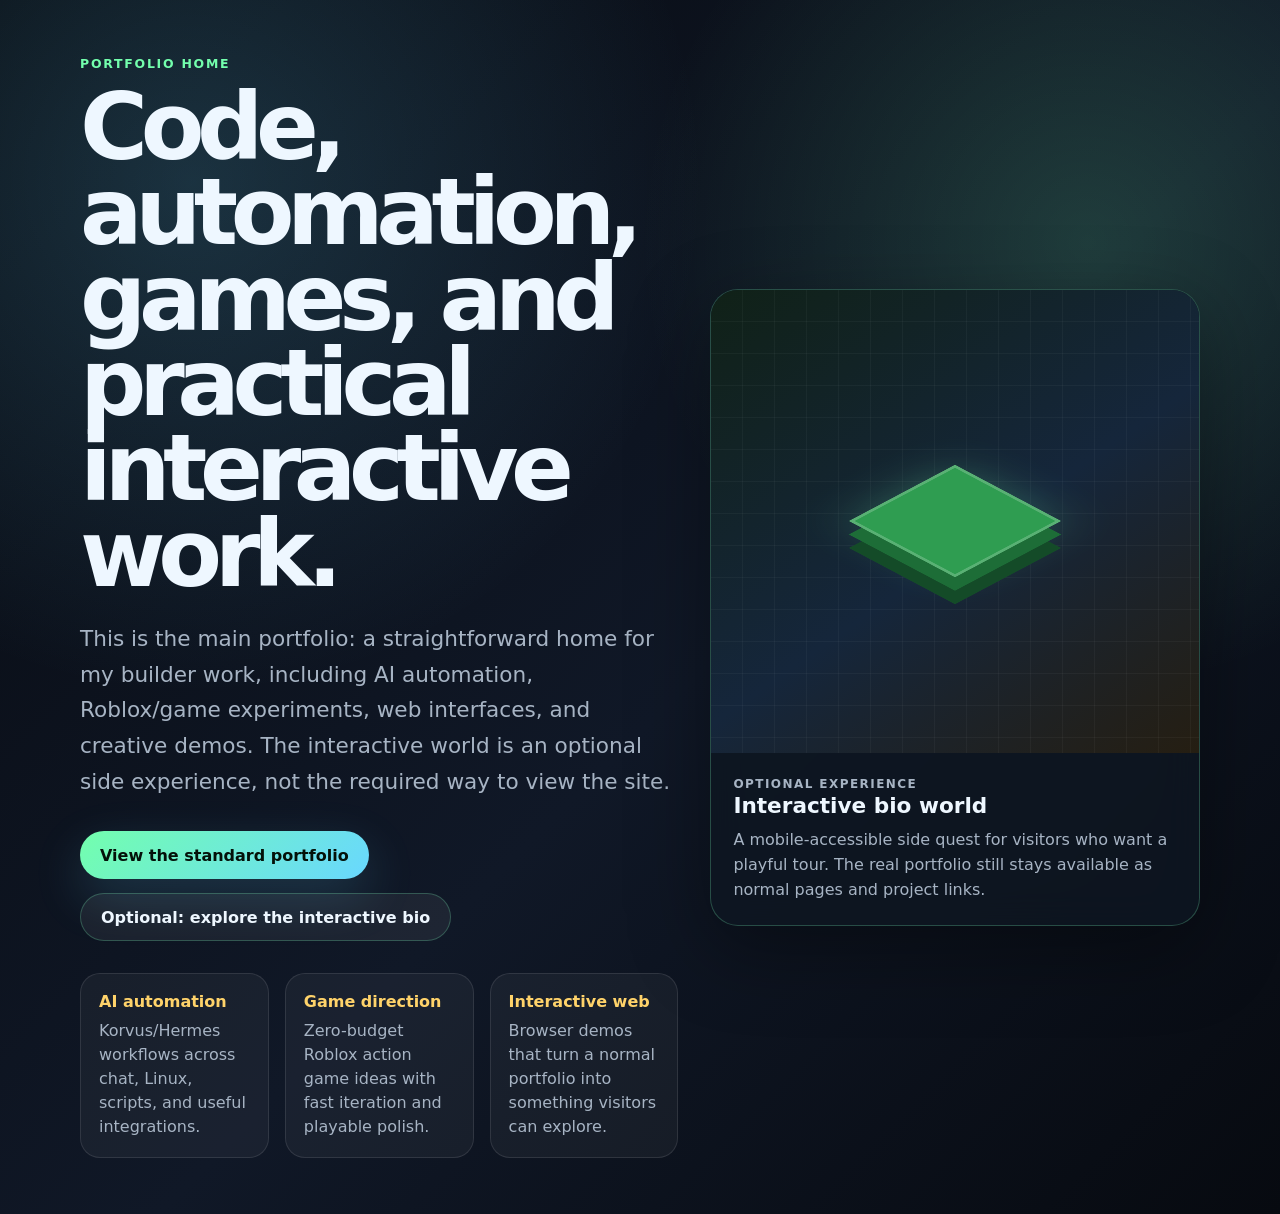
<file: index.html>
<!doctype html>
<html lang="en">
<head>
  <meta charset="utf-8" />
  <meta name="viewport" content="width=device-width, initial-scale=1" />
  <title>Keshawn's Portfolio Lab</title>
  <meta name="description" content="A living portfolio lab for coding, AI automation, game ideas, and interactive web experiments." />
  <style>
    :root {
      color-scheme: dark;
      --bg: #090c13;
      --panel: rgba(14, 22, 34, 0.82);
      --line: rgba(125, 255, 188, 0.24);
      --text: #eef7ff;
      --muted: #a7b4c4;
      --green: #73ffad;
      --cyan: #69d7ff;
      --gold: #ffd36a;
      font-family: Inter, ui-sans-serif, system-ui, -apple-system, BlinkMacSystemFont, "Segoe UI", sans-serif;
    }

    * { box-sizing: border-box; }

    body {
      margin: 0;
      min-height: 100vh;
      background:
        radial-gradient(circle at 15% 15%, rgba(105, 215, 255, 0.18), transparent 32rem),
        radial-gradient(circle at 85% 20%, rgba(115, 255, 173, 0.16), transparent 28rem),
        linear-gradient(135deg, #070a10 0%, #101827 55%, #070a10 100%);
      color: var(--text);
    }

    a { color: inherit; }

    .page {
      width: min(1120px, calc(100% - 32px));
      margin: 0 auto;
      padding: 56px 0;
    }

    .hero {
      display: grid;
      gap: 32px;
      grid-template-columns: minmax(0, 1.1fr) minmax(280px, 0.9fr);
      align-items: center;
      min-height: calc(100vh - 112px);
    }

    .eyebrow {
      margin: 0 0 14px;
      color: var(--green);
      letter-spacing: .14em;
      text-transform: uppercase;
      font-size: .78rem;
      font-weight: 800;
    }

    h1 {
      margin: 0;
      font-size: clamp(2.5rem, 8vw, 5.8rem);
      line-height: .92;
      letter-spacing: -0.08em;
    }

    .lead {
      max-width: 650px;
      margin: 24px 0 0;
      color: var(--muted);
      font-size: clamp(1.05rem, 2.5vw, 1.35rem);
      line-height: 1.65;
    }

    .actions {
      display: flex;
      flex-wrap: wrap;
      gap: 14px;
      margin-top: 32px;
    }

    .button {
      display: inline-flex;
      align-items: center;
      justify-content: center;
      min-height: 48px;
      padding: 0 20px;
      border: 1px solid var(--line);
      border-radius: 999px;
      background: rgba(255,255,255,.06);
      text-decoration: none;
      font-weight: 800;
      transition: transform .18s ease, background .18s ease, border-color .18s ease;
    }

    .button:hover,
    .button:focus-visible {
      transform: translateY(-2px);
      background: rgba(115,255,173,.14);
      border-color: rgba(115,255,173,.7);
      outline: none;
    }

    .button.primary {
      color: #041109;
      background: linear-gradient(135deg, var(--green), var(--cyan));
      border: none;
      box-shadow: 0 18px 50px rgba(105,215,255,.18);
    }

    .panel {
      border: 1px solid var(--line);
      border-radius: 28px;
      background: var(--panel);
      box-shadow: 0 24px 80px rgba(0,0,0,.36);
      overflow: hidden;
      backdrop-filter: blur(18px);
    }

    .preview {
      aspect-ratio: 1 / .95;
      position: relative;
      background:
        linear-gradient(transparent 31px, rgba(255,255,255,.07) 32px),
        linear-gradient(90deg, transparent 31px, rgba(255,255,255,.07) 32px),
        linear-gradient(145deg, #102117, #15263b 54%, #251e12);
      background-size: 32px 32px, 32px 32px, auto;
      display: grid;
      place-items: center;
      padding: 24px;
    }

    .cube {
      width: 150px;
      height: 150px;
      transform: rotateX(58deg) rotateZ(45deg);
      transform-style: preserve-3d;
      background: #2f9d51;
      box-shadow: 18px 18px 0 #1d6d37, 36px 36px 0 #144b28, 0 0 60px rgba(115,255,173,.24);
      border: 4px solid rgba(255,255,255,.2);
    }

    .panel-body {
      padding: 22px;
    }

    .panel-body h2 {
      margin: 0 0 10px;
      font-size: 1.35rem;
    }

    .demo-label {
      margin: 0 0 8px;
      color: var(--green);
      font-size: .75rem;
      font-weight: 900;
      letter-spacing: .12em;
      text-transform: uppercase;
    }

    .panel-body p {
      margin: 0;
      color: var(--muted);
      line-height: 1.55;
    }

    .cards {
      display: grid;
      grid-template-columns: repeat(3, 1fr);
      gap: 16px;
      margin-top: 32px;
    }

    .card {
      padding: 18px;
      border: 1px solid rgba(255,255,255,.1);
      border-radius: 20px;
      background: rgba(255,255,255,.045);
    }

    .card strong {
      display: block;
      margin-bottom: 8px;
      color: var(--gold);
    }

    .card span {
      color: var(--muted);
      line-height: 1.5;
    }

    @media (max-width: 820px) {
      .page { padding: 28px 0; }
      .hero { grid-template-columns: 1fr; min-height: auto; }
      .cards { grid-template-columns: 1fr; }
      .preview { aspect-ratio: 1.25 / 1; }
    }
  </style>
</head>
<body>
  <main class="page">
    <section class="hero" aria-labelledby="title">
      <div>
        <p class="eyebrow">Portfolio home</p>
        <h1 id="title">Code, automation, games, and practical interactive work.</h1>
        <p class="lead">This is the main portfolio: a straightforward home for my builder work, including AI automation, Roblox/game experiments, web interfaces, and creative demos. The interactive world is an optional side experience, not the required way to view the site.</p>
        <div class="actions">
          <a class="button primary" href="projects.html">View the standard portfolio</a>
          <a class="button" href="demos/minecraft-bio-section/">Optional: explore the interactive bio</a>
        </div>
        <div class="cards" aria-label="Portfolio highlights">
          <div class="card"><strong>AI automation</strong><span>Korvus/Hermes workflows across chat, Linux, scripts, and useful integrations.</span></div>
          <div class="card"><strong>Game direction</strong><span>Zero-budget Roblox action game ideas with fast iteration and playable polish.</span></div>
          <div class="card"><strong>Interactive web</strong><span>Browser demos that turn a normal portfolio into something visitors can explore.</span></div>
        </div>
      </div>

      <aside class="panel" aria-label="Optional interactive demo preview">
        <div class="preview" aria-hidden="true"><div class="cube"></div></div>
        <div class="panel-body">
          <p class="demo-label">Optional experience</p>
          <h2>Interactive bio world</h2>
          <p>A mobile-accessible side quest for visitors who want a playful tour. The real portfolio still stays available as normal pages and project links.</p>
        </div>
      </aside>
    </section>
  </main>
</body>
</html>
</file>
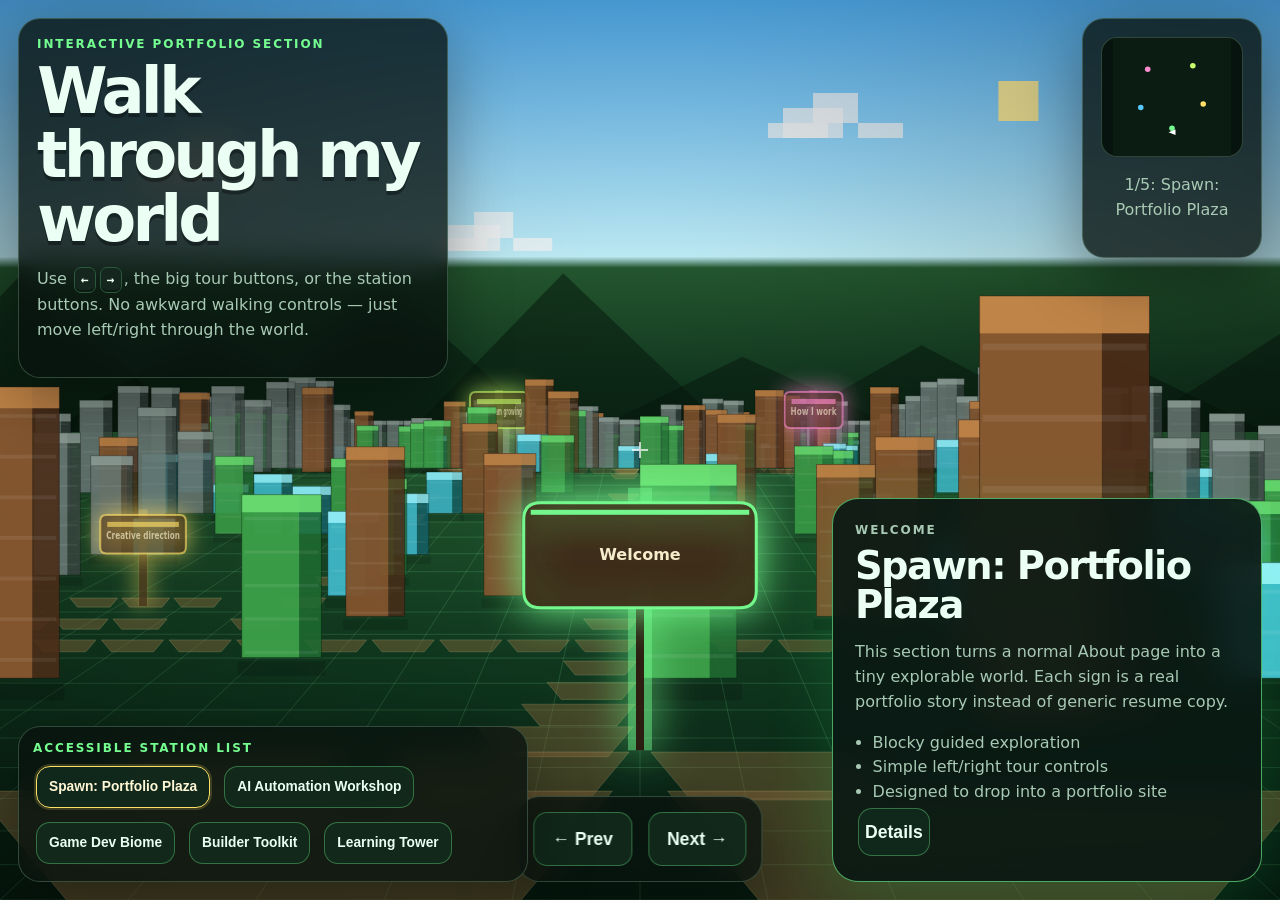
<file: demos/minecraft-bio-section/index.html>
<!doctype html>
<html lang="en">
<head>
  <meta charset="utf-8" />
  <meta name="viewport" content="width=device-width, initial-scale=1" />
  <title>Interactive Bio Section</title>
  <meta name="description" content="A blocky interactive portfolio section where visitors walk around a small world and discover real information about the builder." />
  <link rel="stylesheet" href="styles.css?v=left-right-2" />
</head>
<body>
  <a class="skip-link" href="#stationList">Skip the 3D world and read the stations</a>

  <section class="mc-section" aria-labelledby="mc-title">
    <div class="hud top-left">
      <p class="eyebrow">Interactive portfolio section</p>
      <h1 id="mc-title">Walk through my world</h1>
      <p class="intro">Use <kbd>←</kbd><kbd>→</kbd>, the big tour buttons, or the station buttons. No awkward walking controls — just move left/right through the world.</p>
    </div>

    <div class="hud top-right" aria-live="polite">
      <div class="mini-map" id="miniMap" aria-hidden="true"></div>
      <p id="positionLabel">Spawn: Portfolio Plaza</p>
    </div>

    <canvas id="world" width="1280" height="720" tabindex="0" aria-label="Interactive blocky world with portfolio stations. Use left and right controls or station buttons to explore."></canvas>

    <aside class="info-card" id="infoCard" aria-live="polite">
      <p class="card-kicker">Approach a sign</p>
      <h2>Portfolio Plaza</h2>
      <p>Explore stations about my AI automation work, game-dev goals, creative direction, and what I am learning next.</p>
      <ul>
        <li>Move: left / right</li>
        <li>Open details when you want more</li>
        <li>Pick any station directly below</li>
      </ul>
    </aside>

    <div class="controls tour-controls" aria-label="Tour controls">
      <button data-tour="prev" aria-label="Previous portfolio station">← Prev</button>
      <button data-tour="next" aria-label="Next portfolio station">Next →</button>
    </div>

    <nav class="station-drawer" aria-labelledby="stationListTitle">
      <p class="card-kicker" id="stationListTitle">Accessible station list</p>
      <div id="stationList" class="station-list"></div>
    </nav>
  </section>

  <noscript>This interactive section needs JavaScript enabled.</noscript>
  <script src="world.js?v=left-right-2"></script>
</body>
</html>
</file>
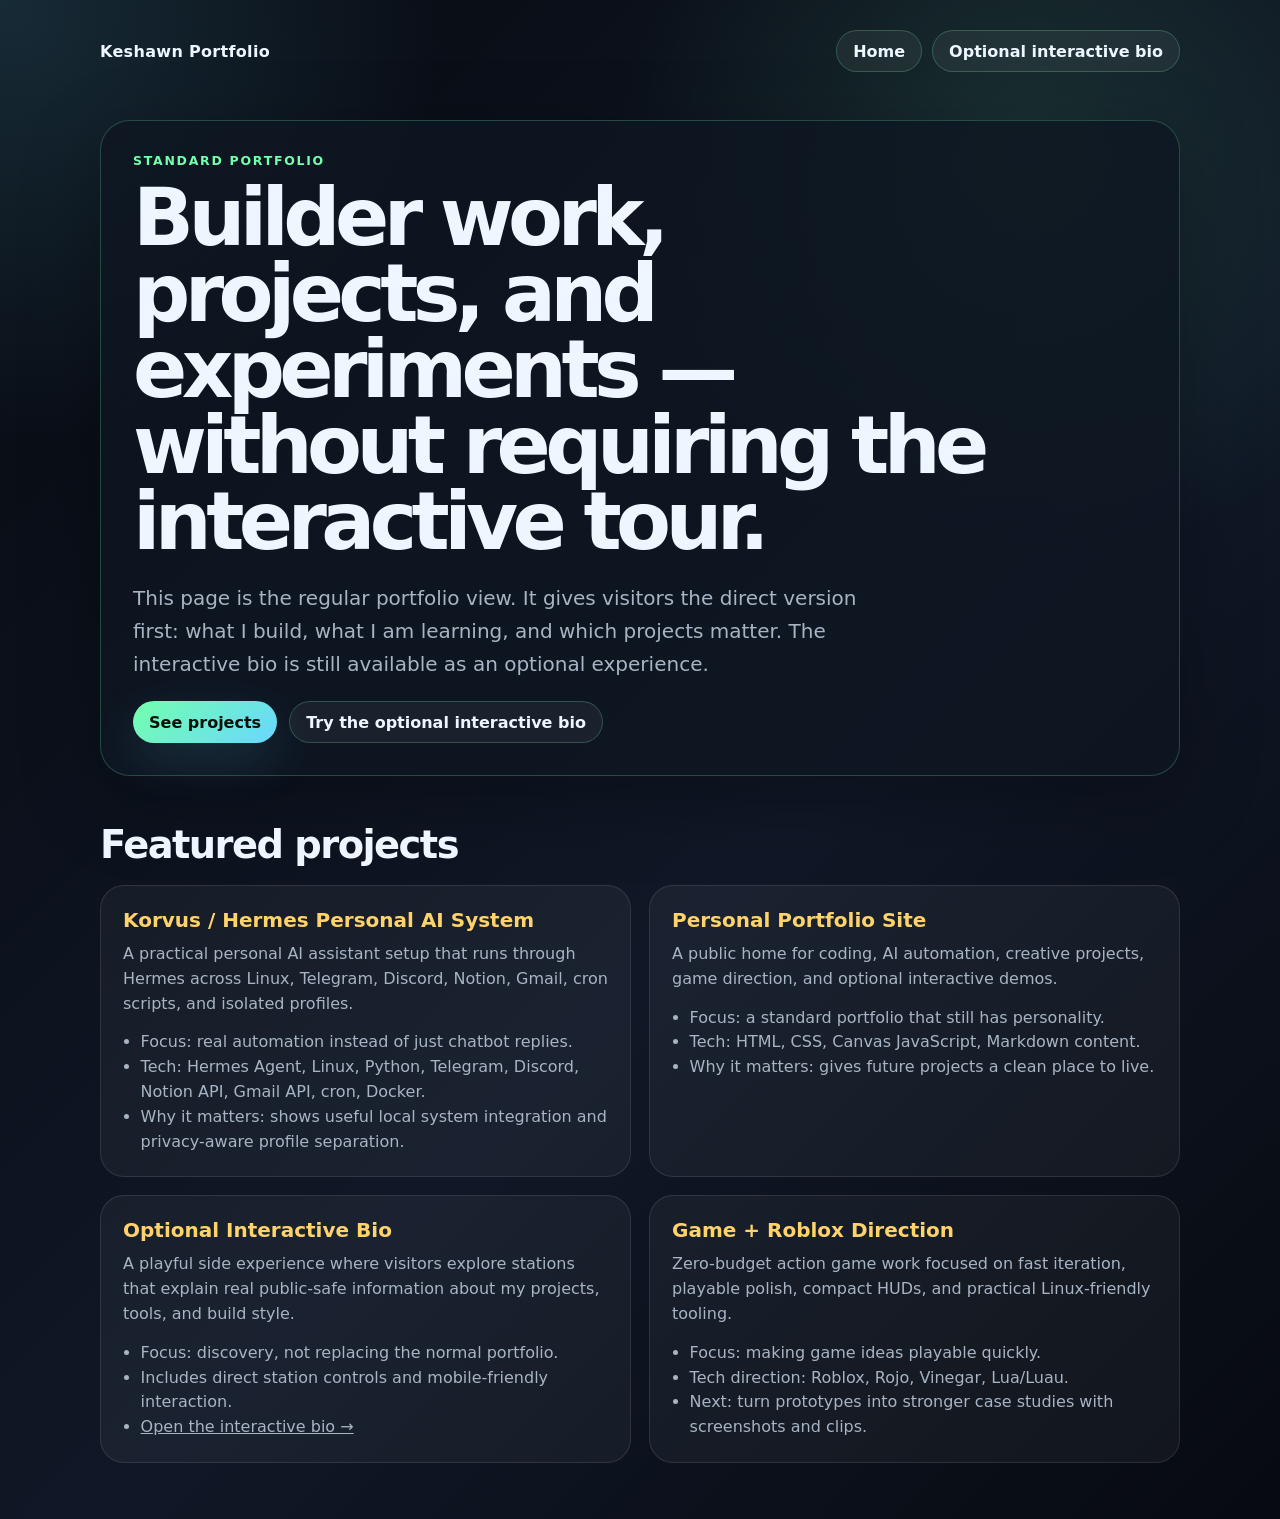
<file: projects.html>
<!doctype html>
<html lang="en">
<head>
  <meta charset="utf-8" />
  <meta name="viewport" content="width=device-width, initial-scale=1" />
  <title>Keshawn's Standard Portfolio</title>
  <meta name="description" content="A standard portfolio page for Keshawn's coding, AI automation, game, and interactive web projects." />
  <style>
    :root {
      color-scheme: dark;
      --bg: #080b12;
      --panel: rgba(14, 22, 34, 0.82);
      --line: rgba(125, 255, 188, 0.22);
      --text: #eef7ff;
      --muted: #a7b4c4;
      --green: #73ffad;
      --cyan: #69d7ff;
      --gold: #ffd36a;
      font-family: Inter, ui-sans-serif, system-ui, -apple-system, BlinkMacSystemFont, "Segoe UI", sans-serif;
    }

    * { box-sizing: border-box; }

    body {
      margin: 0;
      min-height: 100vh;
      color: var(--text);
      background:
        radial-gradient(circle at top left, rgba(105, 215, 255, 0.16), transparent 28rem),
        radial-gradient(circle at 80% 10%, rgba(115, 255, 173, 0.12), transparent 26rem),
        linear-gradient(135deg, #070a10, #101827 58%, #070a10);
    }

    a { color: inherit; }

    .page {
      width: min(1080px, calc(100% - 32px));
      margin: 0 auto;
      padding: 30px 0 56px;
    }

    .nav {
      display: flex;
      justify-content: space-between;
      align-items: center;
      gap: 16px;
      margin-bottom: 48px;
    }

    .brand {
      font-weight: 900;
      letter-spacing: .02em;
      text-decoration: none;
    }

    .nav-links {
      display: flex;
      flex-wrap: wrap;
      justify-content: flex-end;
      gap: 10px;
    }

    .pill,
    .button {
      display: inline-flex;
      align-items: center;
      justify-content: center;
      min-height: 42px;
      padding: 0 16px;
      border: 1px solid var(--line);
      border-radius: 999px;
      background: rgba(255,255,255,.055);
      text-decoration: none;
      font-weight: 800;
    }

    .button.primary {
      color: #041109;
      background: linear-gradient(135deg, var(--green), var(--cyan));
      border: none;
      box-shadow: 0 18px 50px rgba(105,215,255,.15);
    }

    .hero {
      padding: 32px;
      border: 1px solid var(--line);
      border-radius: 30px;
      background: var(--panel);
      box-shadow: 0 24px 80px rgba(0,0,0,.28);
    }

    .eyebrow {
      margin: 0 0 12px;
      color: var(--green);
      letter-spacing: .14em;
      text-transform: uppercase;
      font-size: .78rem;
      font-weight: 900;
    }

    h1 {
      max-width: 860px;
      margin: 0;
      font-size: clamp(2.3rem, 7vw, 5rem);
      line-height: .95;
      letter-spacing: -0.07em;
    }

    .lead {
      max-width: 760px;
      margin: 22px 0 0;
      color: var(--muted);
      font-size: clamp(1.02rem, 2.2vw, 1.25rem);
      line-height: 1.65;
    }

    .section-title {
      margin: 46px 0 18px;
      font-size: clamp(1.55rem, 4vw, 2.4rem);
      letter-spacing: -0.04em;
    }

    .grid {
      display: grid;
      grid-template-columns: repeat(2, minmax(0, 1fr));
      gap: 18px;
    }

    .card {
      padding: 22px;
      border: 1px solid rgba(255,255,255,.1);
      border-radius: 24px;
      background: rgba(255,255,255,.045);
    }

    .card h3 {
      margin: 0 0 10px;
      color: var(--gold);
      font-size: 1.25rem;
    }

    .card p,
    .card li {
      color: var(--muted);
      line-height: 1.55;
    }

    .card p { margin: 0 0 14px; }
    .card ul { margin: 0; padding-left: 1.1rem; }

    .actions {
      display: flex;
      flex-wrap: wrap;
      gap: 12px;
      margin-top: 20px;
    }

    @media (max-width: 760px) {
      .page { padding-top: 20px; }
      .nav { align-items: flex-start; flex-direction: column; margin-bottom: 28px; }
      .nav-links { justify-content: flex-start; }
      .hero { padding: 22px; border-radius: 24px; }
      .grid { grid-template-columns: 1fr; }
    }
  </style>
</head>
<body>
  <main class="page">
    <nav class="nav" aria-label="Portfolio navigation">
      <a class="brand" href="index.html">Keshawn Portfolio</a>
      <div class="nav-links">
        <a class="pill" href="index.html">Home</a>
        <a class="pill" href="demos/minecraft-bio-section/">Optional interactive bio</a>
      </div>
    </nav>

    <section class="hero" aria-labelledby="title">
      <p class="eyebrow">Standard portfolio</p>
      <h1 id="title">Builder work, projects, and experiments — without requiring the interactive tour.</h1>
      <p class="lead">This page is the regular portfolio view. It gives visitors the direct version first: what I build, what I am learning, and which projects matter. The interactive bio is still available as an optional experience.</p>
      <div class="actions">
        <a class="button primary" href="#projects">See projects</a>
        <a class="button" href="demos/minecraft-bio-section/">Try the optional interactive bio</a>
      </div>
    </section>

    <h2 class="section-title" id="projects">Featured projects</h2>
    <section class="grid" aria-label="Featured projects">
      <article class="card">
        <h3>Korvus / Hermes Personal AI System</h3>
        <p>A practical personal AI assistant setup that runs through Hermes across Linux, Telegram, Discord, Notion, Gmail, cron scripts, and isolated profiles.</p>
        <ul>
          <li>Focus: real automation instead of just chatbot replies.</li>
          <li>Tech: Hermes Agent, Linux, Python, Telegram, Discord, Notion API, Gmail API, cron, Docker.</li>
          <li>Why it matters: shows useful local system integration and privacy-aware profile separation.</li>
        </ul>
      </article>

      <article class="card">
        <h3>Personal Portfolio Site</h3>
        <p>A public home for coding, AI automation, creative projects, game direction, and optional interactive demos.</p>
        <ul>
          <li>Focus: a standard portfolio that still has personality.</li>
          <li>Tech: HTML, CSS, Canvas JavaScript, Markdown content.</li>
          <li>Why it matters: gives future projects a clean place to live.</li>
        </ul>
      </article>

      <article class="card">
        <h3>Optional Interactive Bio</h3>
        <p>A playful side experience where visitors explore stations that explain real public-safe information about my projects, tools, and build style.</p>
        <ul>
          <li>Focus: discovery, not replacing the normal portfolio.</li>
          <li>Includes direct station controls and mobile-friendly interaction.</li>
          <li><a href="demos/minecraft-bio-section/">Open the interactive bio →</a></li>
        </ul>
      </article>

      <article class="card">
        <h3>Game + Roblox Direction</h3>
        <p>Zero-budget action game work focused on fast iteration, playable polish, compact HUDs, and practical Linux-friendly tooling.</p>
        <ul>
          <li>Focus: making game ideas playable quickly.</li>
          <li>Tech direction: Roblox, Rojo, Vinegar, Lua/Luau.</li>
          <li>Next: turn prototypes into stronger case studies with screenshots and clips.</li>
        </ul>
      </article>
    </section>
  </main>
</body>
</html>
</file>
<file: demos/minecraft-bio-section/styles.css>
:root {
  color-scheme: dark;
  --bg: #06100d;
  --panel: rgba(8, 18, 15, 0.78);
  --panel-strong: rgba(10, 25, 20, 0.92);
  --text: #ecfff4;
  --muted: #a8c9b4;
  --accent: #76ff91;
  --accent-2: #58c7ff;
  --warning: #ffe066;
  --border: rgba(191, 255, 207, 0.22);
  font-family: Inter, ui-sans-serif, system-ui, -apple-system, BlinkMacSystemFont, "Segoe UI", sans-serif;
}

* { box-sizing: border-box; }

body {
  margin: 0;
  min-height: 100vh;
  background: radial-gradient(circle at top, #153222 0%, #06100d 46%, #020504 100%);
  color: var(--text);
  overflow: hidden;
}

button,
canvas,
a { -webkit-tap-highlight-color: transparent; }

button:focus-visible,
a:focus-visible,
#world:focus-visible {
  outline: 3px solid var(--warning);
  outline-offset: 4px;
}

.skip-link {
  position: fixed;
  top: 12px;
  left: 12px;
  z-index: 20;
  transform: translateY(-160%);
  padding: 10px 14px;
  border-radius: 999px;
  background: #fff7d5;
  color: #06100d;
  font-weight: 900;
  text-decoration: none;
}

.skip-link:focus { transform: translateY(0); }

.mc-section {
  position: relative;
  width: 100vw;
  height: 100vh;
  isolation: isolate;
  background: #07130e;
}

#world {
  width: 100%;
  height: 100%;
  display: block;
  cursor: grab;
  image-rendering: pixelated;
  touch-action: none;
}

#world:active { cursor: grabbing; }

.hud,
.info-card,
.controls,
.station-drawer {
  position: absolute;
  z-index: 3;
  backdrop-filter: blur(16px);
  border: 1px solid var(--border);
  box-shadow: 0 20px 60px rgba(0, 0, 0, 0.35);
}

.hud {
  border-radius: 22px;
  padding: 18px;
  background: var(--panel);
}

.top-left {
  top: 18px;
  left: 18px;
  width: min(430px, calc(100vw - 36px));
}

.top-right {
  top: 18px;
  right: 18px;
  width: 180px;
  text-align: center;
}

.eyebrow,
.card-kicker {
  margin: 0 0 8px;
  color: var(--accent);
  font-size: 0.75rem;
  letter-spacing: 0.16em;
  text-transform: uppercase;
  font-weight: 800;
}

h1, h2 { margin: 0; line-height: 1; }

h1 {
  font-size: clamp(2rem, 5vw, 4.2rem);
  letter-spacing: -0.06em;
  text-shadow: 0 4px 0 rgba(0, 0, 0, 0.35);
}

h2 {
  font-size: clamp(1.5rem, 3vw, 2.4rem);
  letter-spacing: -0.04em;
}

.intro,
.info-card p,
.info-card li,
#positionLabel {
  color: var(--muted);
  line-height: 1.55;
}

kbd {
  display: inline-grid;
  place-items: center;
  min-width: 1.65em;
  margin: 0 2px;
  padding: 2px 6px;
  border-radius: 7px;
  background: #14261d;
  border: 1px solid #2a5a3a;
  color: #eaffef;
  font-weight: 800;
  box-shadow: inset 0 -2px 0 rgba(0,0,0,.35);
}

.info-card {
  right: 18px;
  bottom: 18px;
  width: min(430px, calc(100vw - 36px));
  min-height: 220px;
  padding: 22px;
  border-radius: 26px;
  background: var(--panel-strong);
}

.info-card.active {
  border-color: rgba(118, 255, 145, 0.62);
  box-shadow: 0 20px 70px rgba(28, 255, 113, 0.16);
}

.info-card ul { padding-left: 1.1rem; margin-bottom: 0; }

.mini-map {
  height: 120px;
  border-radius: 16px;
  background: #07130e;
  border: 1px solid var(--border);
  overflow: hidden;
}

.controls {
  display: flex;
  left: 50%;
  transform: translateX(-50%);
  bottom: 18px;
  padding: 12px;
  border-radius: 22px;
  background: var(--panel);
  text-align: center;
}

.controls button,
.station-list button,
.detail-toggle {
  min-width: 48px;
  min-height: 48px;
  margin: 3px;
  border-radius: 14px;
  border: 1px solid rgba(118, 255, 145, 0.35);
  background: rgba(18, 42, 29, 0.92);
  color: var(--text);
  font-size: 1.1rem;
  font-weight: 900;
  touch-action: manipulation;
}

.controls button {
  width: 54px;
  height: 54px;
}

.tour-controls {
  display: flex;
  gap: 10px;
}

.tour-controls button {
  width: auto;
  height: 54px;
  padding: 0 18px;
  white-space: nowrap;
}

.station-drawer {
  left: 18px;
  bottom: 18px;
  width: min(510px, calc(100vw - 36px));
  padding: 14px;
  border-radius: 22px;
  background: var(--panel);
}

.station-list {
  display: flex;
  flex-wrap: wrap;
  gap: 8px;
}

.station-list button {
  min-height: 42px;
  padding: 8px 12px;
  text-align: left;
  font-size: 0.86rem;
  line-height: 1.15;
}

.station-list button[aria-current="true"] {
  border-color: var(--warning);
  box-shadow: 0 0 0 2px rgba(255, 224, 102, 0.18);
  color: #fff7d5;
}

@media (max-width: 820px) {
  body { overflow: hidden; }
  .mc-section { min-height: 100svh; height: 100svh; }
  .top-left {
    top: max(8px, env(safe-area-inset-top));
    left: 10px;
    right: 10px;
    width: auto;
    padding: 10px 14px;
    border-radius: 20px;
    background: rgba(7, 19, 14, 0.62);
  }
  .top-left .eyebrow,
  .intro { display: none; }
  h1 { font-size: clamp(1.55rem, 7vw, 2.35rem); letter-spacing: -0.055em; }
  .top-right { display: none; }
  .info-card {
    left: 10px;
    right: 10px;
    bottom: calc(132px + env(safe-area-inset-bottom));
    width: auto;
    min-height: 0;
    max-height: none;
    overflow: visible;
    padding: 12px 92px 12px 14px;
    border-radius: 20px;
    background: rgba(6, 17, 13, 0.72);
  }
  .info-card h2 { font-size: 1.12rem; line-height: 1.08; }
  .info-card .card-kicker { margin-bottom: 4px; font-size: 0.58rem; }
  .info-card:not(.expanded) p,
  .info-card:not(.expanded) ul { display: none; }
  .info-card.expanded {
    bottom: calc(104px + env(safe-area-inset-bottom));
    max-height: 46svh;
    overflow: auto;
    padding: 14px;
  }
  .info-card.expanded p,
  .info-card.expanded li { font-size: 0.88rem; }
  .detail-toggle {
    position: absolute;
    right: 10px;
    top: 50%;
    transform: translateY(-50%);
    min-width: 68px;
    min-height: 40px;
    margin: 0;
    border-radius: 999px;
    font-size: 0.78rem;
  }
  .info-card.expanded .detail-toggle {
    top: 10px;
    transform: none;
  }
  .controls {
    display: flex;
    left: 10px;
    transform: none;
    bottom: calc(10px + env(safe-area-inset-bottom));
    padding: 8px;
    border-radius: 20px;
    background: rgba(6, 17, 13, 0.58);
  }
  .controls button {
    width: auto;
    height: 42px;
    min-width: 88px;
    min-height: 42px;
    padding: 0 12px;
    border-radius: 14px;
    font-size: 0.92rem;
  }
  .station-drawer {
    right: 10px;
    left: 10px;
    bottom: calc(66px + env(safe-area-inset-bottom));
    width: auto;
    max-height: 92px;
    overflow: hidden;
    padding: 8px;
    border-radius: 20px;
    background: rgba(6, 17, 13, 0.58);
  }
  .station-drawer .card-kicker { display: none; }
  .station-list {
    display: flex;
    flex-wrap: nowrap;
    gap: 6px;
    overflow-x: auto;
    padding-bottom: 2px;
    scroll-snap-type: x proximity;
  }
  .station-list button {
    flex: 0 0 126px;
    width: 126px;
    min-height: 38px;
    margin: 0;
    padding: 8px 10px;
    border-radius: 14px;
    font-size: 0.76rem;
    scroll-snap-align: start;
  }
}

@media (max-width: 420px) {
  .controls {
    right: 10px;
    justify-content: center;
  }
  .controls button {
    flex: 1;
    width: auto;
    height: 42px;
    min-width: 0;
    min-height: 42px;
  }
  .station-list button { flex-basis: 118px; width: 118px; }
}

@media (max-height: 680px) and (min-width: 821px) {
  .top-left { max-width: 360px; }
  .intro { display: none; }
  .info-card { max-width: 380px; min-height: 180px; }
}

@media (prefers-reduced-motion: reduce) {
  *, *::before, *::after {
    scroll-behavior: auto !important;
  }
  .info-card,
  .hud,
  .controls,
  .station-drawer {
    backdrop-filter: none;
  }
}
</file>
